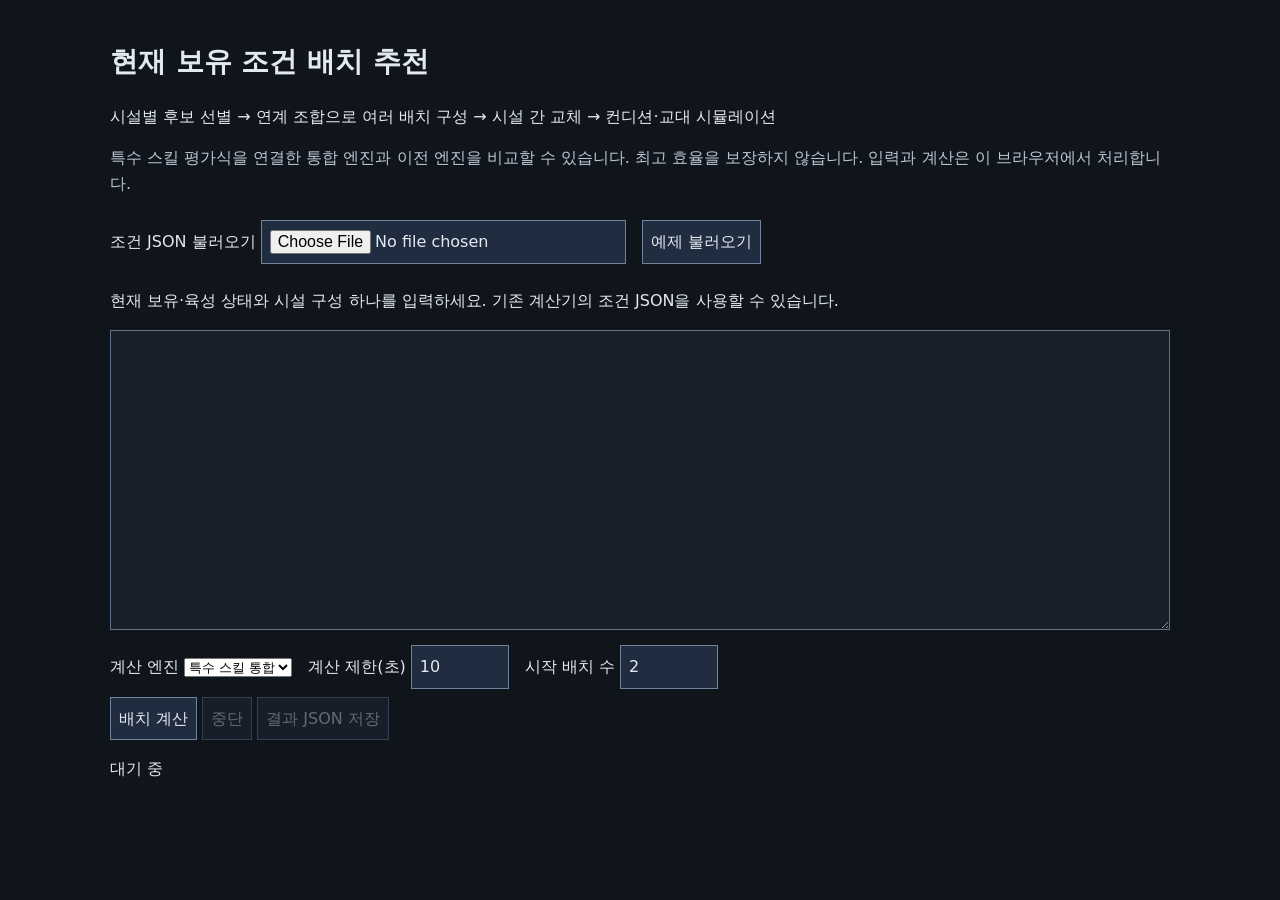
<file: index.html>
<!doctype html>
<html lang="ko">
<meta charset="utf-8">
<meta name="viewport" content="width=device-width,initial-scale=1">
<meta http-equiv="refresh" content="0;url=./tools/base-enumerator/heuristic.html">
<title>명일방주 기반시설 배치 계산 · 테스트</title>
<p><a href="./tools/base-enumerator/heuristic.html">기반시설 배치 계산기 열기</a></p>
</html>
</file>
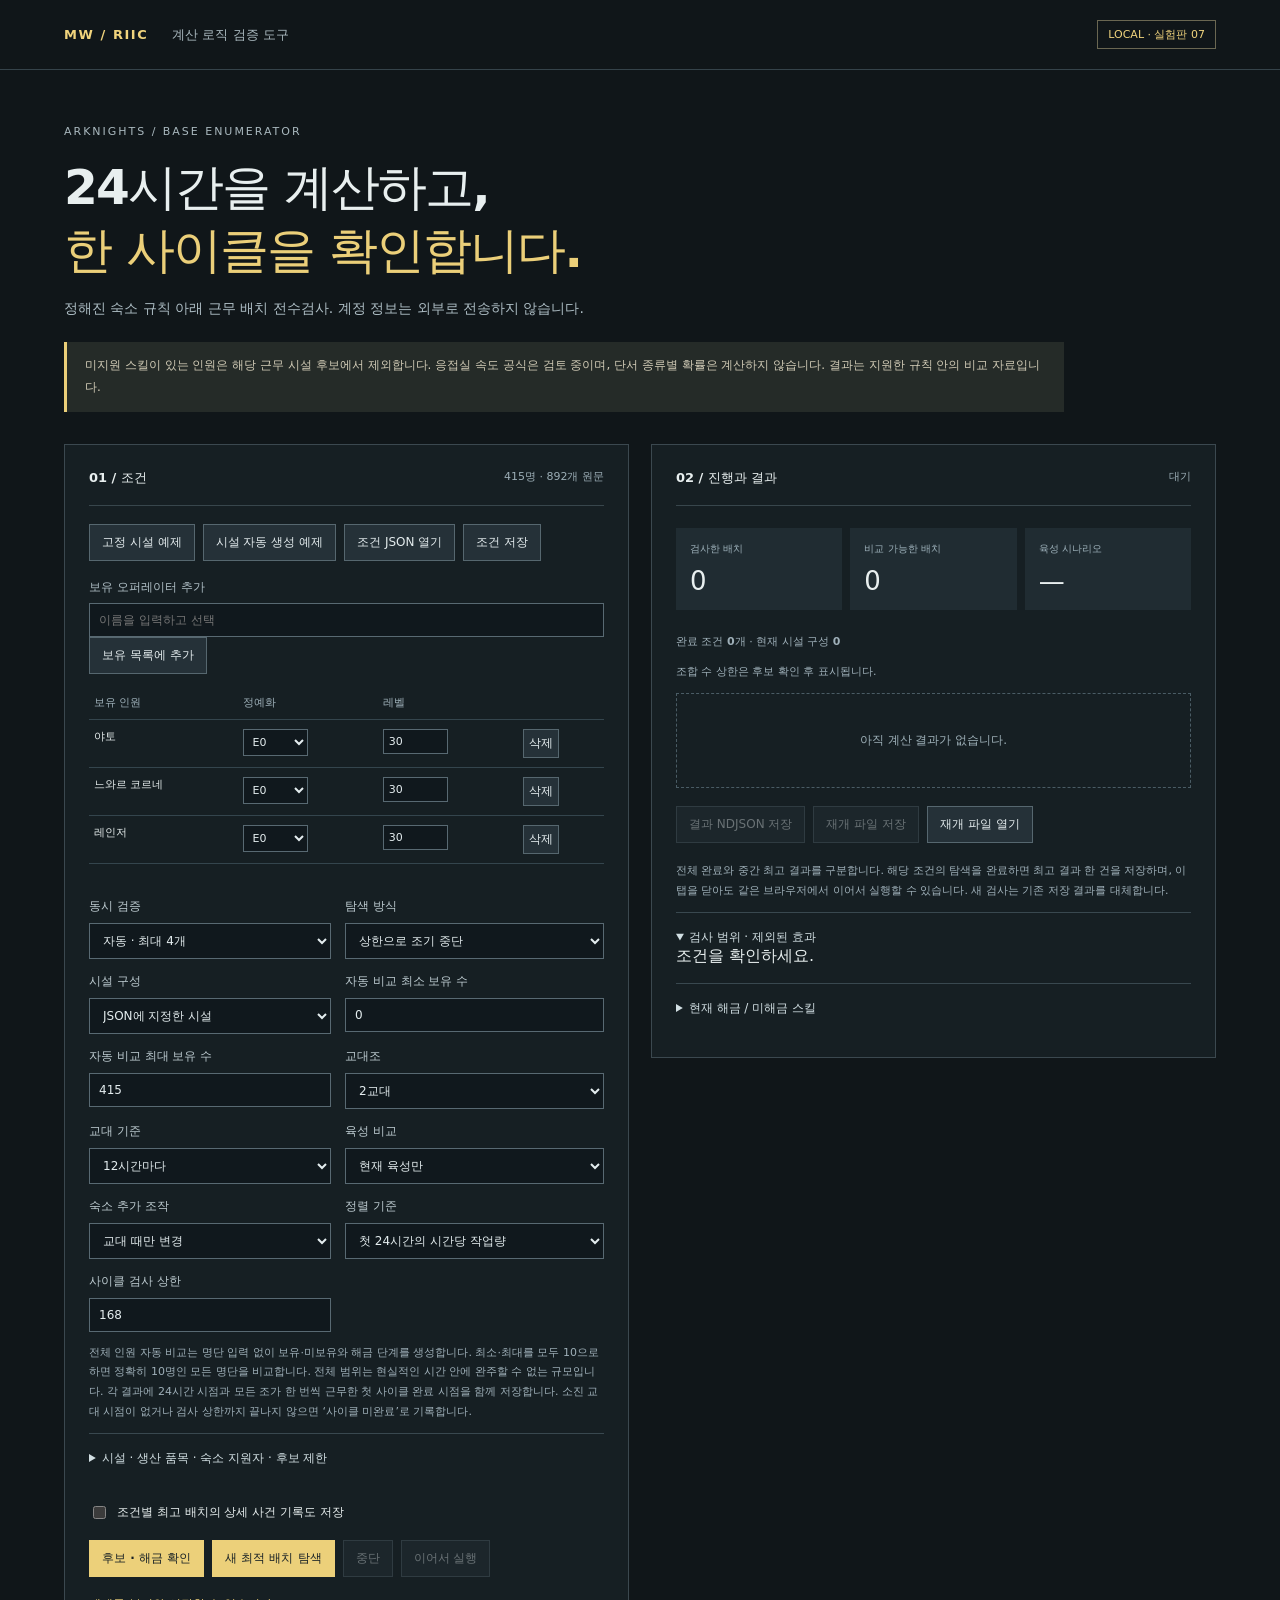
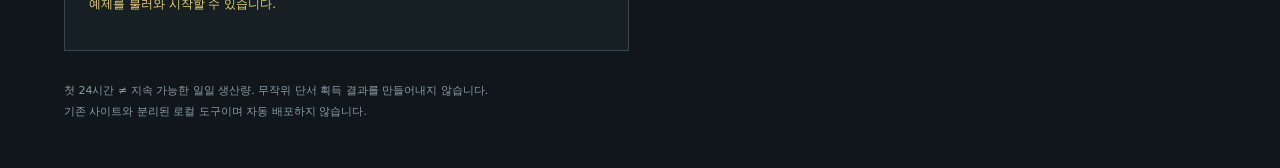
<file: tools/base-enumerator/index.html>
<!doctype html><html lang="ko"><head><meta charset="utf-8"><meta name="viewport" content="width=device-width,initial-scale=1"><title>기반시설 24시간 · 사이클 검사실</title><link rel="stylesheet" href="style.css"></head><body>
<header><div class="brand"><span class="mark">MW / RIIC</span><span>계산 로직 검증 도구</span></div><span class="badge">LOCAL · 실험판 07</span></header>
<main><section class="hero"><div class="eyebrow">ARKNIGHTS / BASE ENUMERATOR</div><h1>24시간을 계산하고,<br><em>한 사이클을 확인합니다.</em></h1><p>정해진 숙소 규칙 아래 근무 배치 전수검사. 계정 정보는 외부로 전송하지 않습니다.</p><div class="notice">미지원 스킬이 있는 인원은 해당 근무 시설 후보에서 제외합니다. 응접실 속도 공식은 검토 중이며, 단서 종류별 확률은 계산하지 않습니다. 결과는 지원한 규칙 안의 비교 자료입니다.</div></section>
<div class="columns"><section class="panel"><div class="section-title"><span>01 / 조건</span><span id="referenceCount">자료 읽는 중</span></div><div class="toolbar"><button id="demo">고정 시설 예제</button><button id="batchDemo">시설 자동 생성 예제</button><label class="file-button">조건 JSON 열기<input type="file" id="file" accept=".json,application/json"></label><button id="saveInput">조건 저장</button></div>
<label class="field">보유 오퍼레이터 추가<input id="operatorSearch" list="operatorList" placeholder="이름을 입력하고 선택"><datalist id="operatorList"></datalist></label><button id="addOperator">보유 목록에 추가</button><div id="owned"></div>
<div class="settings"><label>동시 검증<select id="workers"><option value="auto">자동 · 최대 4개</option><option value="1">1개</option><option value="2">2개</option><option value="4">4개</option><option value="8">8개</option></select></label><label>탐색 방식<select id="searchStrategy"><option value="bounded">상한으로 조기 중단</option><option value="exhaustive">기존 전수검사 · 비교용</option></select></label><label>시설 구성<select id="layoutMode"><option value="fixed">JSON에 지정한 시설</option><option value="auto">전력에 맞춰 자동 생성</option></select></label><label>자동 비교 최소 보유 수<input id="ownedMin" type="number" min="0" max="415" value="0"></label><label>자동 비교 최대 보유 수<input id="ownedMax" type="number" min="0" max="415" value="415"></label><label>교대조<select id="teams"><option value="2">2교대</option><option value="3">3교대</option></select></label><label>교대 기준<select id="rotation"><option value="12h">12시간마다</option><option value="first">첫 소진 시</option><option value="all">전원 소진 시</option></select></label><label>육성 비교<select id="development"><option value="all-operators">전체 인원 · 보유/미보유 · 해금 자동 비교</option><option value="current">현재 육성만</option><option value="all-unlock-states">해금 단계별 가상 비교</option></select></label><label>숙소 추가 조작<select id="extra"><option value="no">교대 때만 변경</option><option value="yes">회복 완료 시 휴식 인원 교체</option></select></label><label>정렬 기준<select id="window"><option value="24h">첫 24시간의 시간당 작업량</option><option value="cycle">첫 사이클의 시간당 작업량</option></select></label><label>사이클 검사 상한<input id="maxHours" type="number" min="24" max="720" step="1" value="168"></label></div>
<p class="hint">전체 인원 자동 비교는 명단 입력 없이 보유·미보유와 해금 단계를 생성합니다. 최소·최대를 모두 10으로 하면 정확히 10명인 모든 명단을 비교합니다. 전체 범위는 현실적인 시간 안에 완주할 수 없는 규모입니다. 각 결과에 24시간 시점과 모든 조가 한 번씩 근무한 첫 사이클 완료 시점을 함께 저장합니다. 소진 교대 시점이 없거나 검사 상한까지 끝나지 않으면 ‘사이클 미완료’로 기록합니다.</p>
<details><summary>시설 · 생산 품목 · 숙소 지원자 · 후보 제한</summary><p class="hint">자동 생성 범위는 layoutSearch에서 변경합니다. allSupportBuilt는 개방된 우측 지원시설을 모두 건설하는 옵션이며, 숙소 개수는 dormCount로 따로 지정합니다. 고정 시설 모드에서는 JSON의 base.rooms, products, dormSupport, residents, candidates를 수정하세요. 현재 없는 단서는 options.missingClues에 1~7을 입력합니다. 사무실 → 미보유 단서 정책 → 응접실 속도 → 생산물 순위 → 무역소 예상 수익 순으로 비교합니다. options.clueExchangeActive는 단서 교류 상태입니다. 응접실은 미보유 단서 담당 최대 1명과 속도 담당으로 구성합니다. 무역소는 순금 거래의 기본/성숙 분포 시나리오 기대값 범위이며 실제 수익 보장 구간이 아닙니다. 초기 확률 변화는 재현하지 않습니다.</p><textarea id="input" spellcheck="false" aria-label="계산 조건 JSON"></textarea><button id="applyJson">JSON 변경 적용</button></details><label class="check"><input id="record" type="checkbox">조건별 최고 배치의 상세 사건 기록도 저장</label><div class="actions"><button class="primary" id="inspect">후보 · 해금 확인</button><button class="primary" id="run">새 최적 배치 탐색</button><button id="pause" disabled>중단</button><button id="resume" disabled>이어서 실행</button></div><p id="message" role="status">예제를 불러와 시작할 수 있습니다.</p></section>
<section class="panel"><div class="section-title"><span>02 / 진행과 결과</span><span id="state">대기</span></div><div class="stats"><div><small>검사한 배치</small><strong id="examined">0</strong></div><div><small>비교 가능한 배치</small><strong id="valid">0</strong></div><div><small>육성 시나리오</small><strong id="scenario">—</strong></div></div><p class="hint">완료 조건 <strong id="completed">0</strong>개 · 현재 시설 구성 <strong id="layoutIndex">0</strong></p><p id="upper" class="hint">조합 수 상한은 후보 확인 후 표시됩니다.</p><div id="best" class="empty">아직 계산 결과가 없습니다.</div><div class="toolbar exports"><button id="export" disabled>결과 NDJSON 저장</button><button id="checkpoint" disabled>재개 파일 저장</button><label class="file-button">재개 파일 열기<input id="restore" type="file" accept=".json"></label></div><p class="hint">전체 완료와 중간 최고 결과를 구분합니다. 해당 조건의 탐색을 완료하면 최고 결과 한 건을 저장하며, 이 탭을 닫아도 같은 브라우저에서 이어서 실행할 수 있습니다. 새 검사는 기존 저장 결과를 대체합니다.</p><details open><summary>검사 범위 · 제외된 효과</summary><div id="coverage">조건을 확인하세요.</div></details><details><summary>현재 해금 / 미해금 스킬</summary><div id="ledger"></div></details></section></div>
<footer>첫 24시간 ≠ 지속 가능한 일일 생산량. 무작위 단서 획득 결과를 만들어내지 않습니다.<br>기존 사이트와 분리된 로컬 도구이며 자동 배포하지 않습니다.</footer></main><script type="module" src="app.mjs"></script></body></html>
</file>
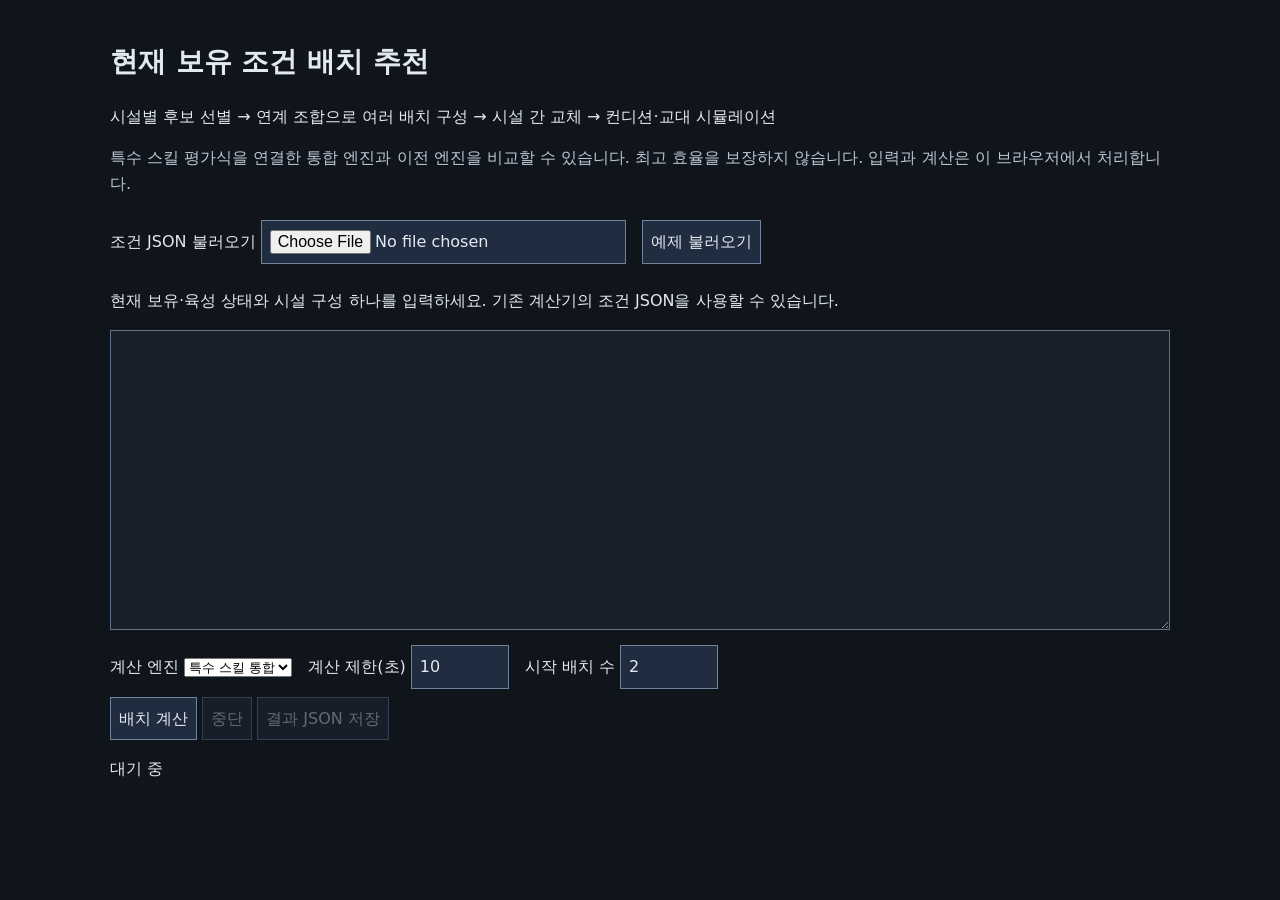
<file: tools/base-enumerator/heuristic.html>
<!doctype html>
<html lang="ko"><meta charset="utf-8"><meta name="viewport" content="width=device-width,initial-scale=1">
<title>현재 보유 조건 배치 추천 · 계산 실험판</title>
<style>body{background:#10141b;color:#e3e9f0;font:16px/1.6 system-ui,sans-serif;max-width:1060px;margin:40px auto;padding:0 20px}h1{font-size:28px}textarea{box-sizing:border-box;width:100%;height:300px;background:#171f2b;color:inherit;border:1px solid #63738b;padding:16px;font:14px/1.5 monospace}button,input{font:inherit;padding:8px;background:#202d40;color:inherit;border:1px solid #71829b}button:disabled{opacity:.4}label{display:inline-block;margin:8px 16px 8px 0}input[type=number]{width:80px}pre{white-space:pre-wrap;overflow-wrap:anywhere;background:#17202b;padding:18px}summary{cursor:pointer}table{border-collapse:collapse;width:100%}th,td{text-align:left;padding:8px;border-bottom:1px solid #36465d}.note{color:#bbc6d6}.error{color:#ffaaa3}</style>
<main><h1>현재 보유 조건 배치 추천</h1>
<p>시설별 후보 선별 → 연계 조합으로 여러 배치 구성 → 시설 간 교체 → 컨디션·교대 시뮬레이션</p>
<p class="note">특수 스킬 평가식을 연결한 통합 엔진과 이전 엔진을 비교할 수 있습니다. 최고 효율을 보장하지 않습니다. 입력과 계산은 이 브라우저에서 처리합니다.</p>
<label>조건 JSON 불러오기 <input id="file" type="file" accept=".json,application/json"></label><button id="demo">예제 불러오기</button>
<p>현재 보유·육성 상태와 시설 구성 하나를 입력하세요. 기존 계산기의 조건 JSON을 사용할 수 있습니다.</p>
<textarea id="input" aria-label="현재 보유 조건 JSON" spellcheck="false"></textarea>
<div><label>계산 엔진 <select id="engine"><option value="terra">특수 스킬 통합</option><option value="legacy">이전 엔진 비교</option></select></label><label>계산 제한(초) <input id="seconds" type="number" value="10" min="1" max="300"></label><label>시작 배치 수 <input id="starts" type="number" value="2" min="1" max="16"></label></div>
<button id="run">배치 계산</button> <button id="stop" disabled>중단</button> <button id="save" disabled>결과 JSON 저장</button>
<p id="status" role="status">대기 중</p><section id="result"></section></main>
<script type="module" src="./heuristic-app.mjs"></script></html>
</file>
<file: tools/base-enumerator/style.css>
:root{color-scheme:dark;font-family:system-ui,-apple-system,"Segoe UI",sans-serif;color:#e8efef;background:#101619;font-synthesis:none}*{box-sizing:border-box;border-radius:0}body{margin:0}header{height:70px;display:flex;align-items:center;justify-content:space-between;padding:0 5vw;border-bottom:1px solid #35434a}.brand{display:flex;gap:24px;align-items:center;font-size:13px;color:#a9b8be}.mark{font-weight:800;letter-spacing:.12em;color:#f1d47d}.badge{font-size:11px;border:1px solid #6a6752;padding:6px 10px;color:#f1d47d}main{max-width:1600px;margin:auto;padding:0 5vw}.hero{padding:55px 0 32px;max-width:1000px}.eyebrow{font-size:11px;letter-spacing:.18em;color:#a9b8be}h1{font-size:clamp(30px,3.8vw,52px);line-height:1.3;letter-spacing:-.04em;margin:18px 0}em{font-style:normal;color:#ebcf79}.hero p{color:#adbdc4;font-size:14px}.notice{border-left:3px solid #ebcf79;background:#252b28;color:#d1cbb6;padding:13px 18px;font-size:12px;line-height:1.8;margin-top:24px}.columns{display:grid;grid-template-columns:minmax(0,1fr) minmax(0,1fr);gap:22px;align-items:start}.panel{border:1px solid #3b484f;padding:24px;background:#161f23;min-width:0}.section-title{display:flex;justify-content:space-between;gap:16px;padding-bottom:18px;border-bottom:1px solid #38464c;font-size:13px;font-weight:700}.section-title span:last-child{color:#9caeb6;font-size:11px;font-weight:400}.toolbar,.actions{display:flex;gap:8px;flex-wrap:wrap;margin:18px 0}button,.file-button,input,select,textarea{font:inherit}button,.file-button{padding:9px 12px;background:#253138;color:#e5edef;border:1px solid #56676f;font-size:12px;cursor:pointer;display:inline-flex;align-items:center}button:disabled{opacity:.4;cursor:default}.file-button input{display:none}.primary{background:#ecd07a;color:#172025;border-color:#ecd07a;font-weight:700}input,select,textarea{background:#10181d;color:#e4edef;border:1px solid #586972;padding:9px;min-width:0}input:focus-visible,button:focus-visible,select:focus-visible,summary:focus-visible,textarea:focus-visible{outline:2px solid #ecd07a;outline-offset:3px}.field{display:flex;flex-direction:column;gap:7px;font-size:12px;color:#afbec5}.settings{display:grid;grid-template-columns:1fr 1fr;gap:14px;margin-top:22px}.settings label{display:flex;flex-direction:column;gap:8px;font-size:12px;color:#bdcbd0}.hint{font-size:11px;color:#9fb0b9;line-height:1.8}.check{display:flex;gap:8px;align-items:center;font-size:12px;margin-top:20px}.check input{accent-color:#ebcf79}details{border-top:1px solid #39484f;padding:16px 0}summary{font-size:12px;cursor:pointer;color:#d2dfe3}textarea{width:100%;height:280px;font-family:monospace;font-size:11px;line-height:1.6;resize:vertical;margin:14px 0}.stats{display:grid;grid-template-columns:1fr 1fr 1fr;gap:8px;margin:22px 0}.stats>div{background:#202c32;padding:14px}.stats small{display:block;font-size:10px;color:#9eb2bb}.stats strong{display:block;font-size:26px;font-weight:500;margin-top:10px;overflow-wrap:anywhere}.empty{border:1px dashed #4a5c65;padding:38px 12px;text-align:center;font-size:12px;color:#9eb0b8}#message{font-size:12px;color:#ebcf79;line-height:1.6}table{border-collapse:collapse;width:100%;font-size:11px;margin:12px 0}td,th{border-bottom:1px solid #34454d;padding:9px 5px;text-align:left;vertical-align:top}th{color:#9fb1ba;font-weight:400}td{overflow-wrap:anywhere}#owned input,#owned select{width:65px;padding:5px}#owned button{padding:5px}#owned{max-height:260px;overflow:auto}.result-title{font-size:15px;color:#ebcf79}.result-table td{font-size:12px}.warning{color:#e1bd8a;font-size:11px;line-height:1.8}.ledger-op{padding:12px 0;border-bottom:1px solid #34454d;font-size:11px;line-height:1.8}.locked{color:#97a4ab}.unlocked{color:#c9dfc8}footer{font-size:11px;color:#899da6;line-height:1.9;padding:30px 0 45px}@media(max-width:1000px){.columns{grid-template-columns:1fr}.hero{padding-top:35px}.panel{padding:18px}}@media(max-width:480px){main{padding:0 16px}header{padding:0 16px}.brand{gap:10px}.brand>span:last-child{display:none}.settings{grid-template-columns:1fr}.stats>div{padding:10px}.stats strong{font-size:21px}}
</file>
